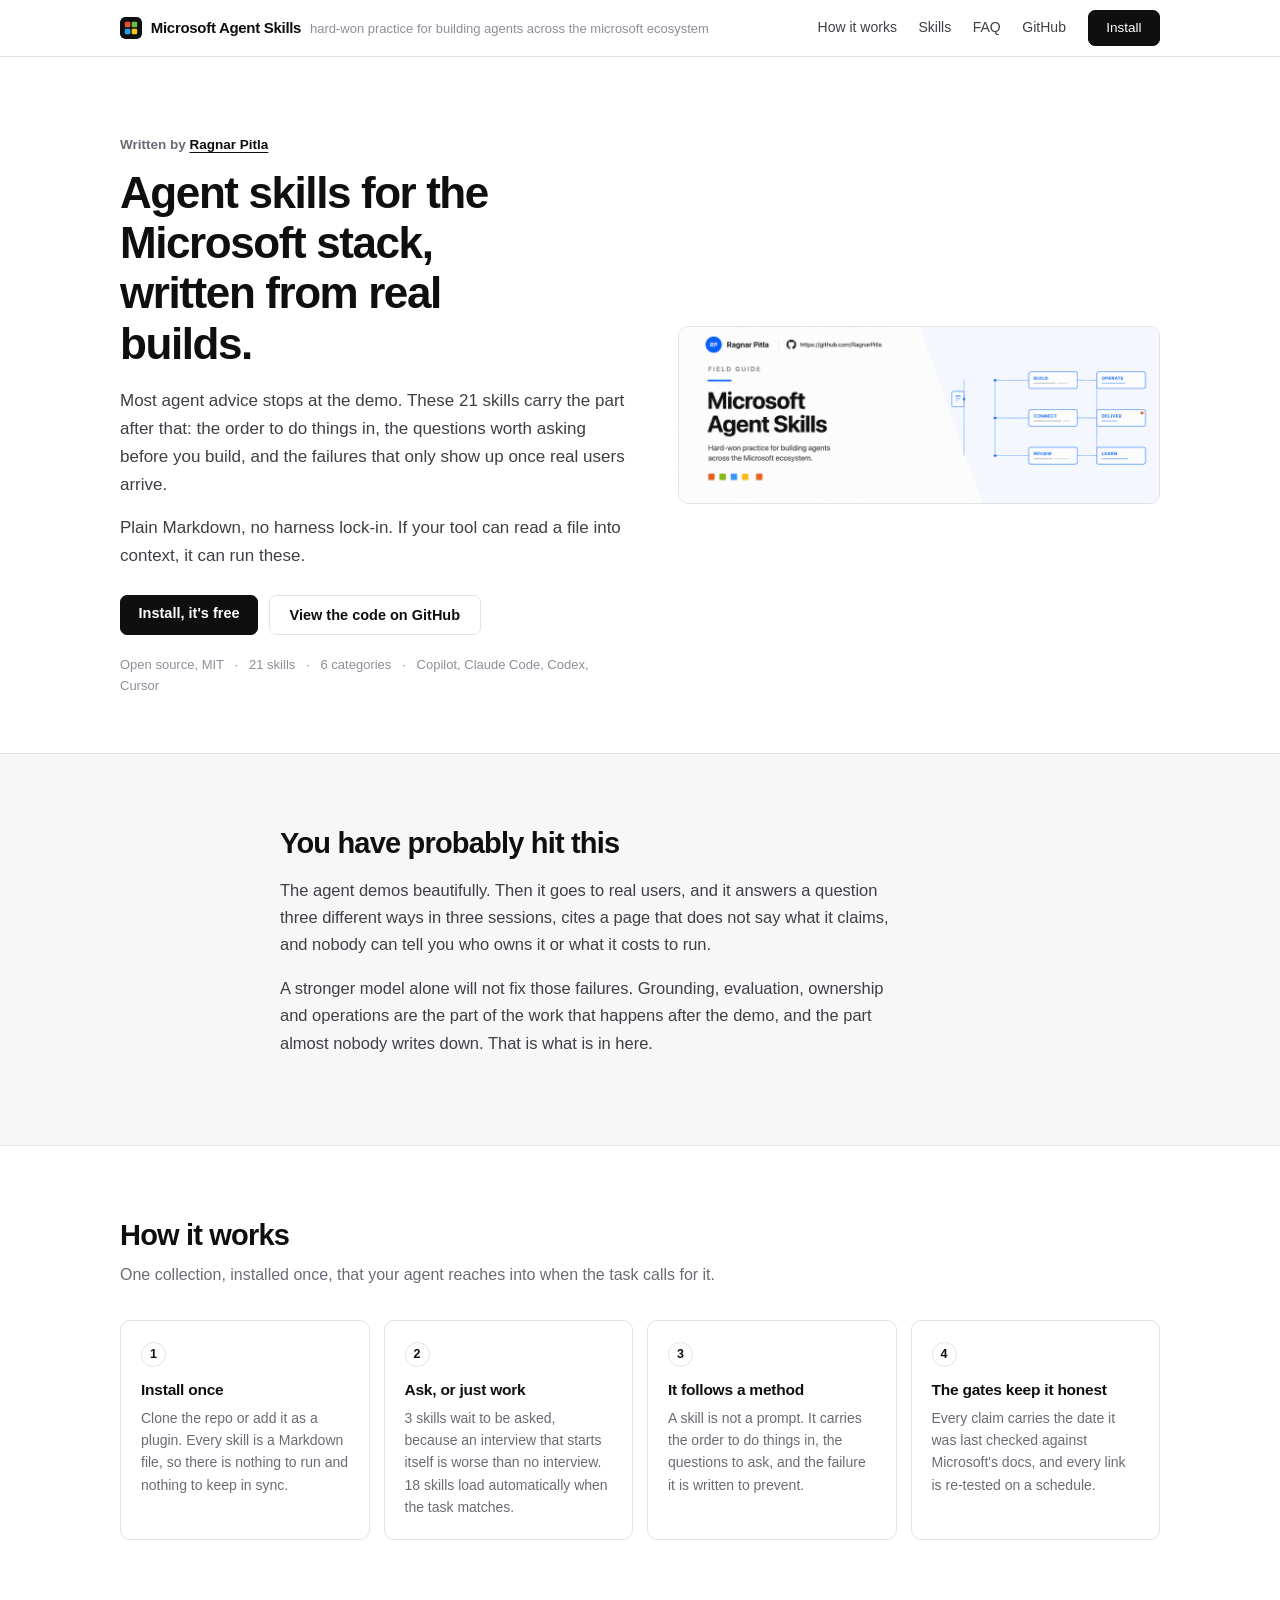
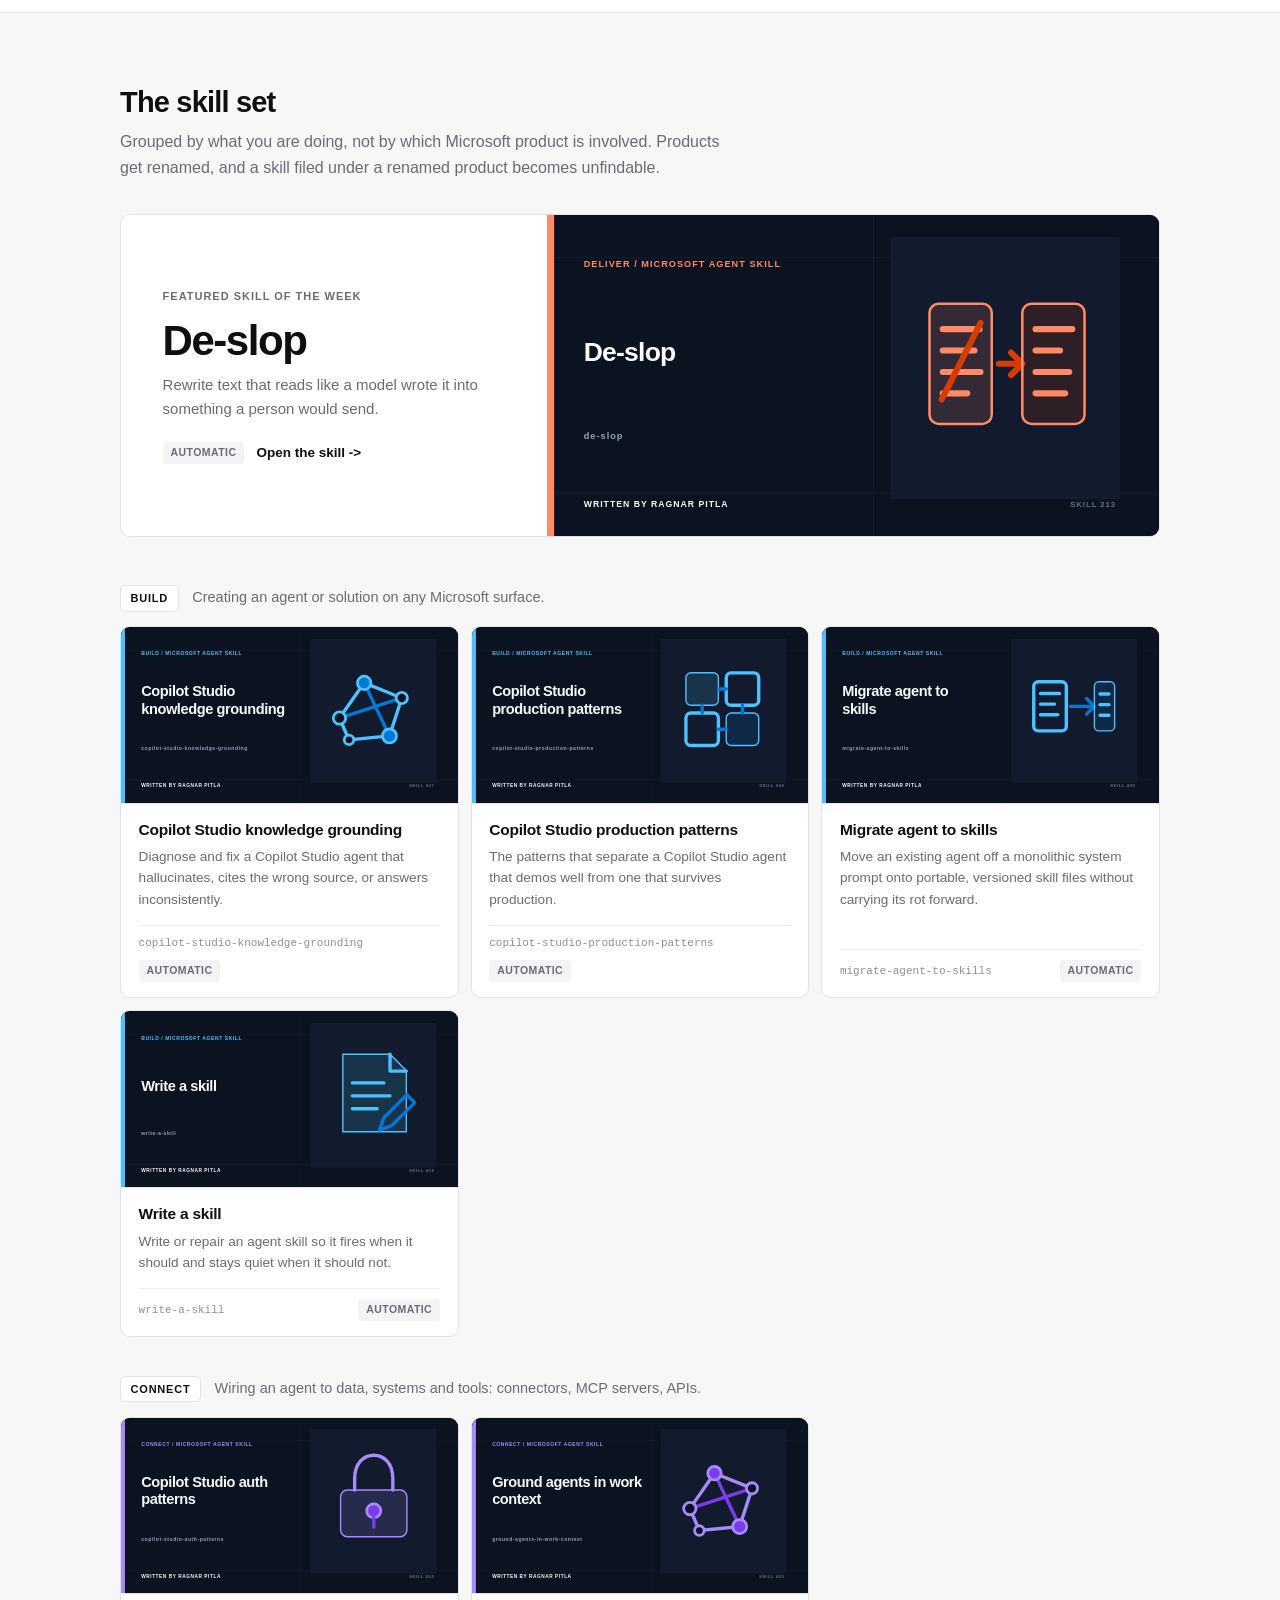
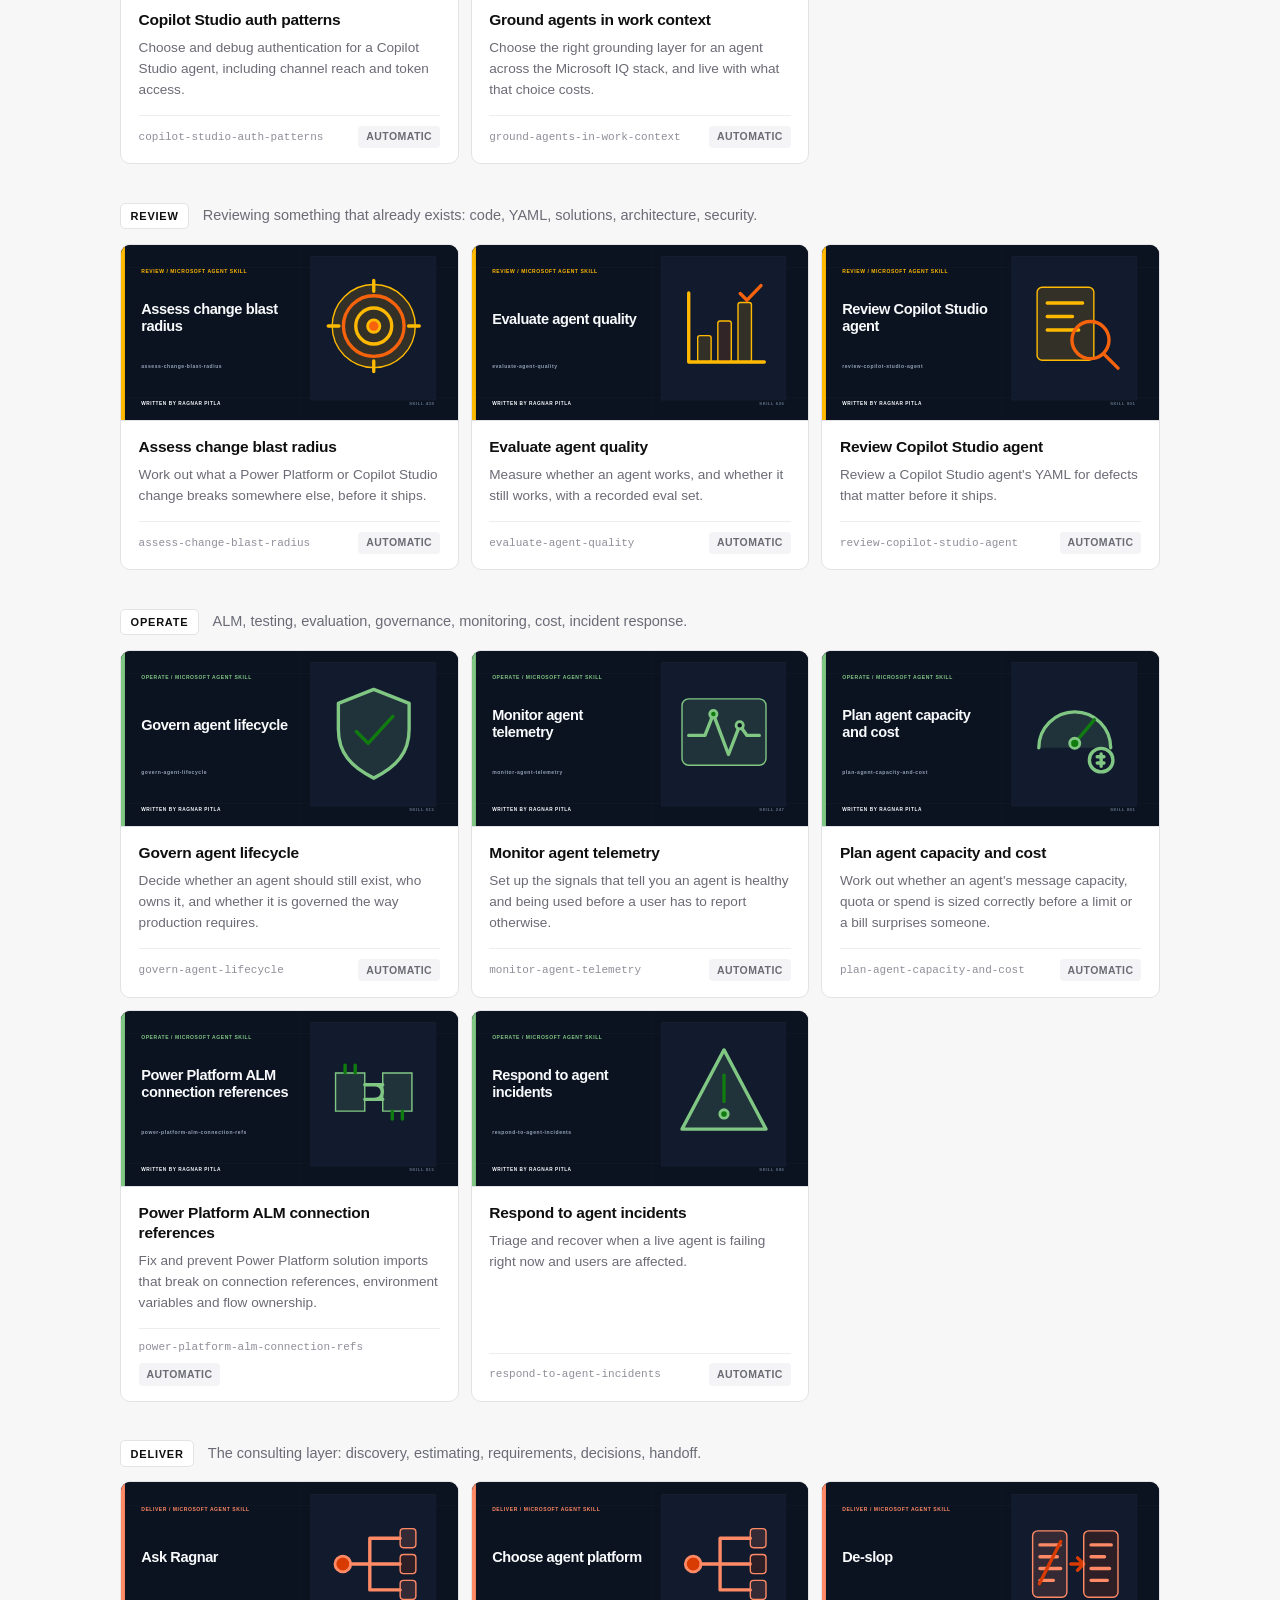
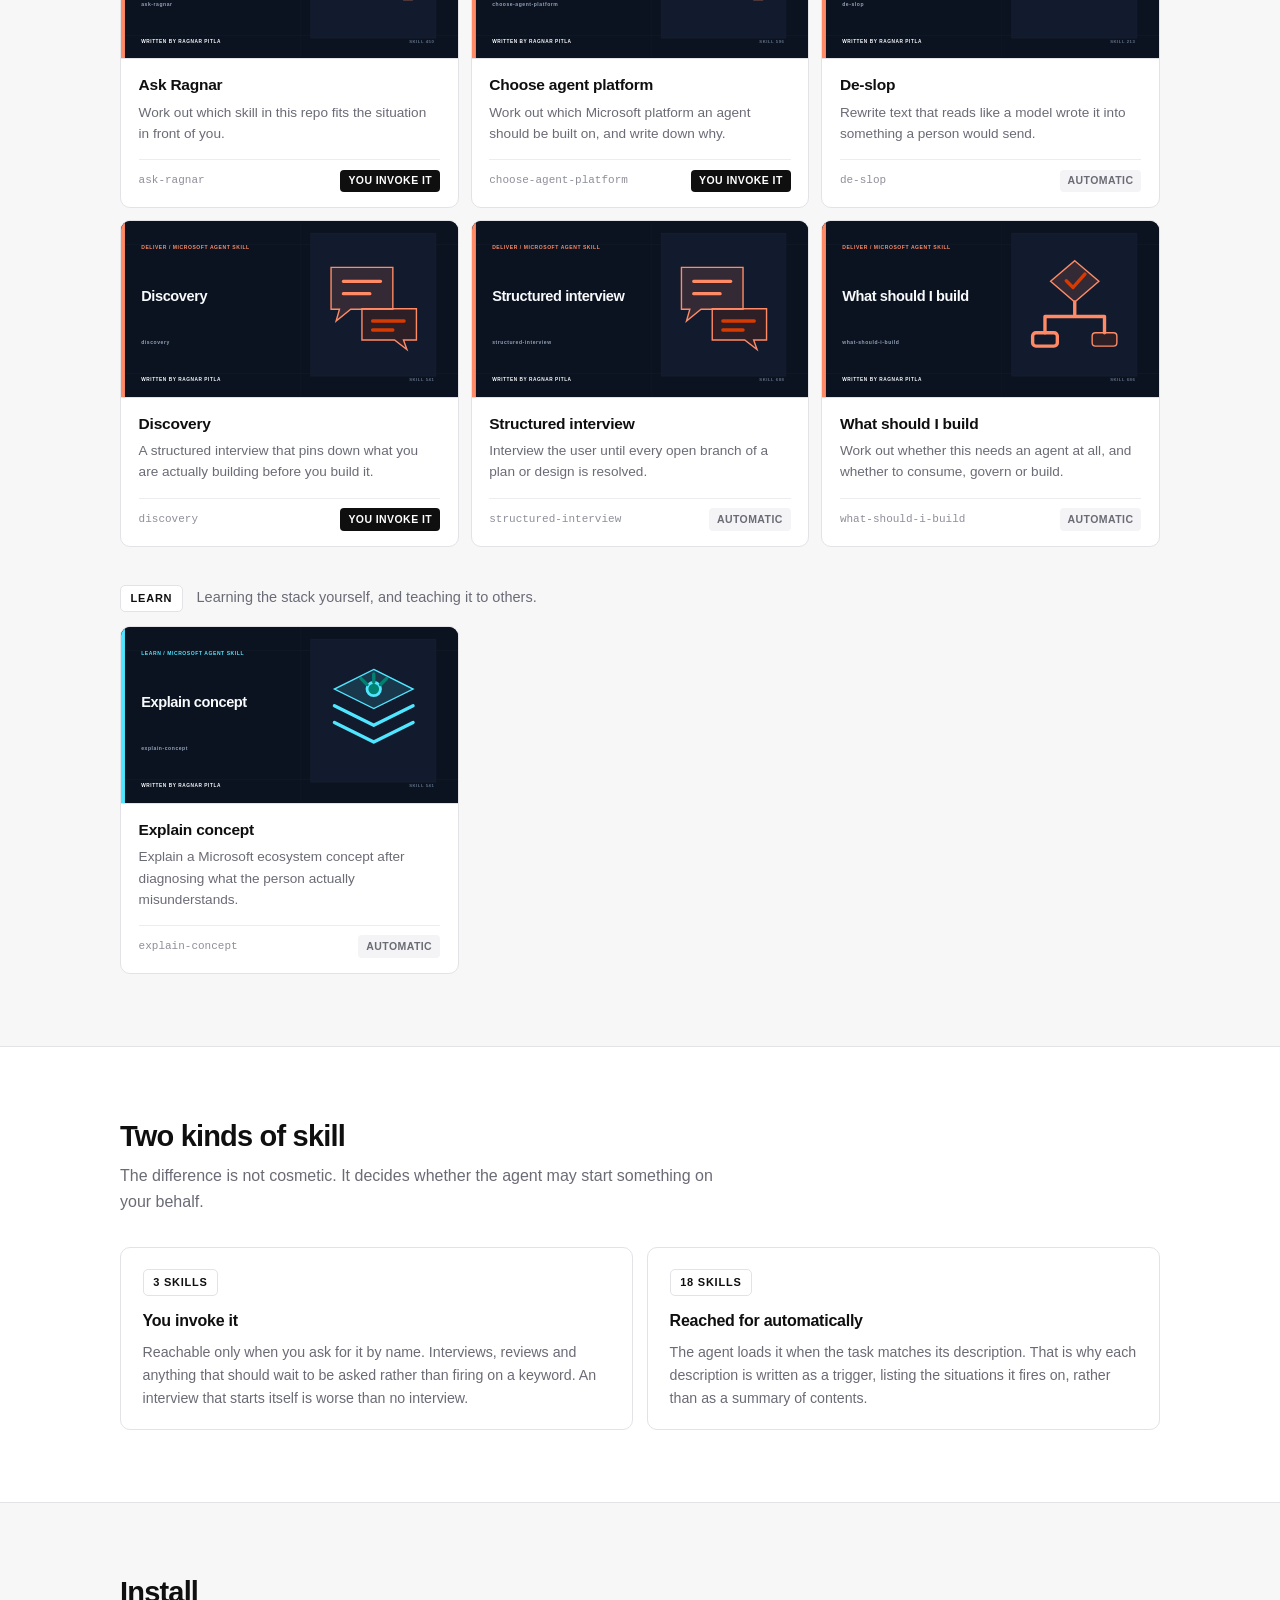
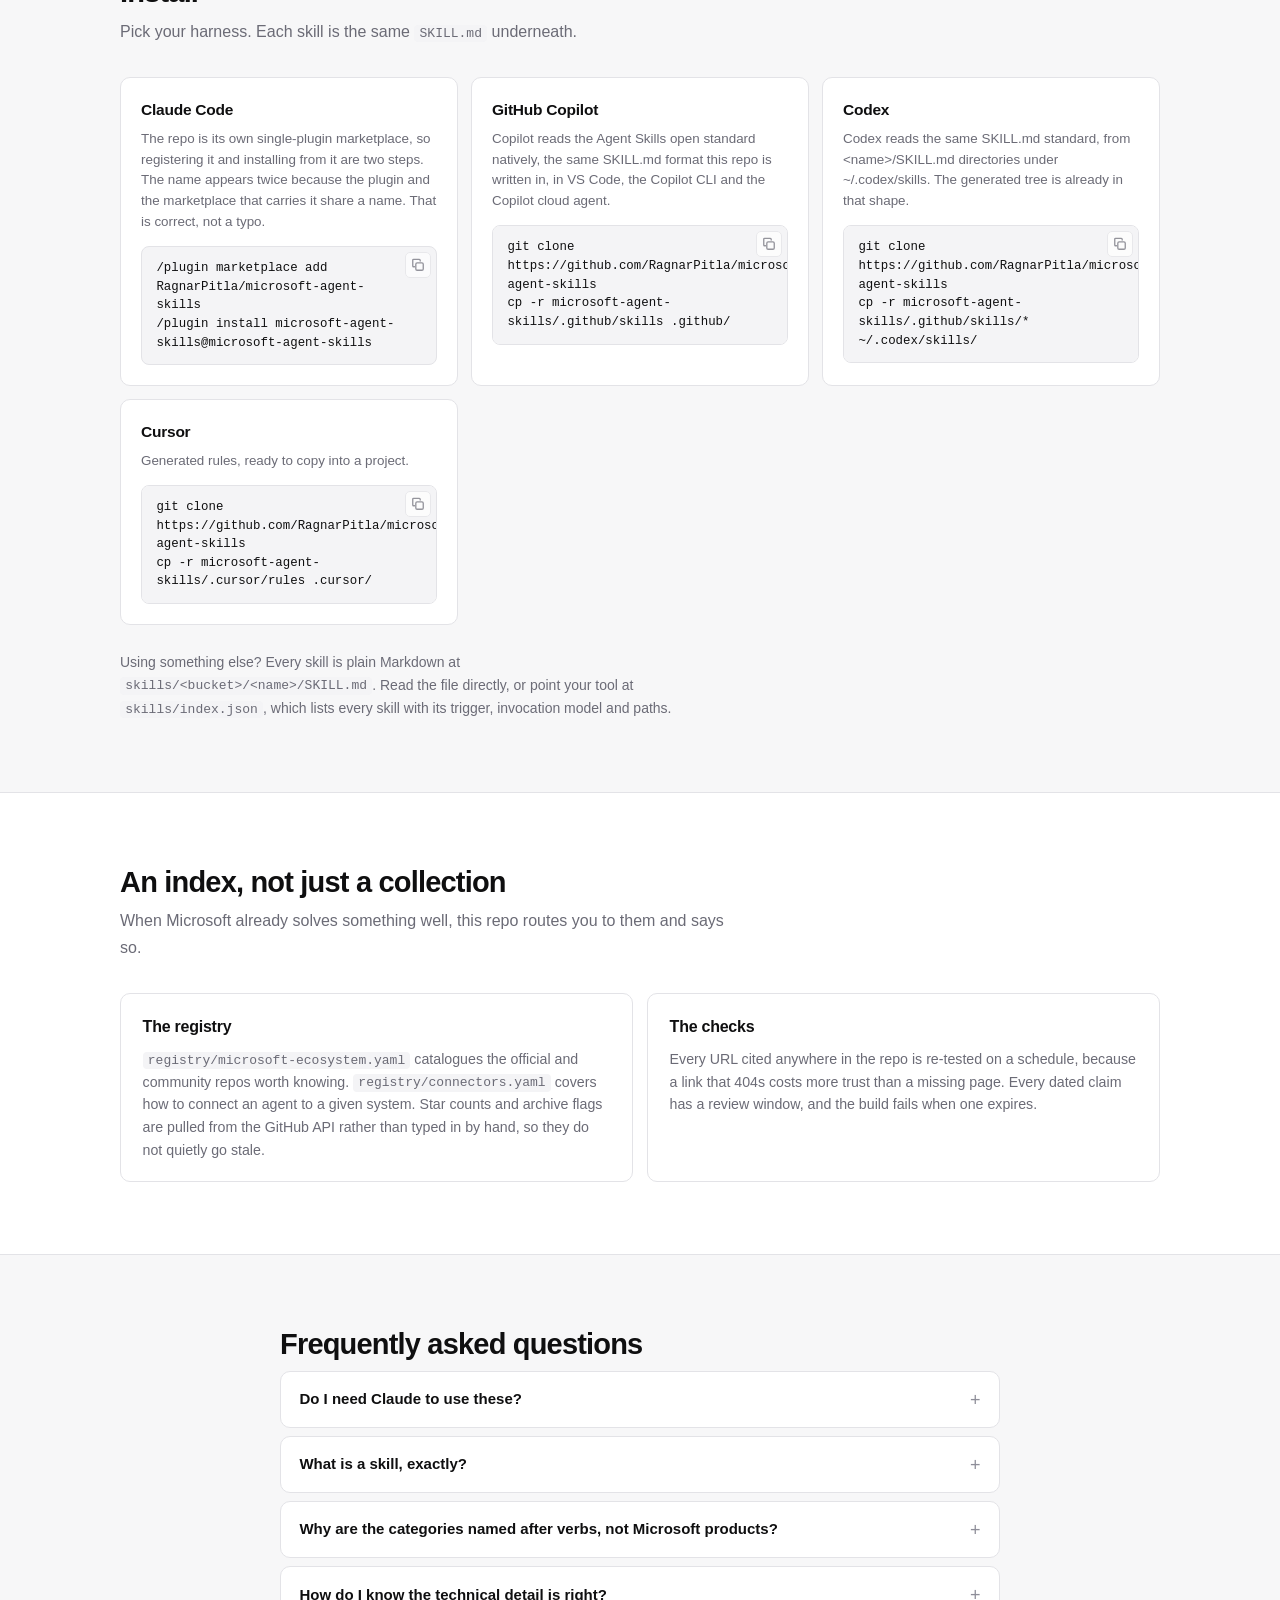
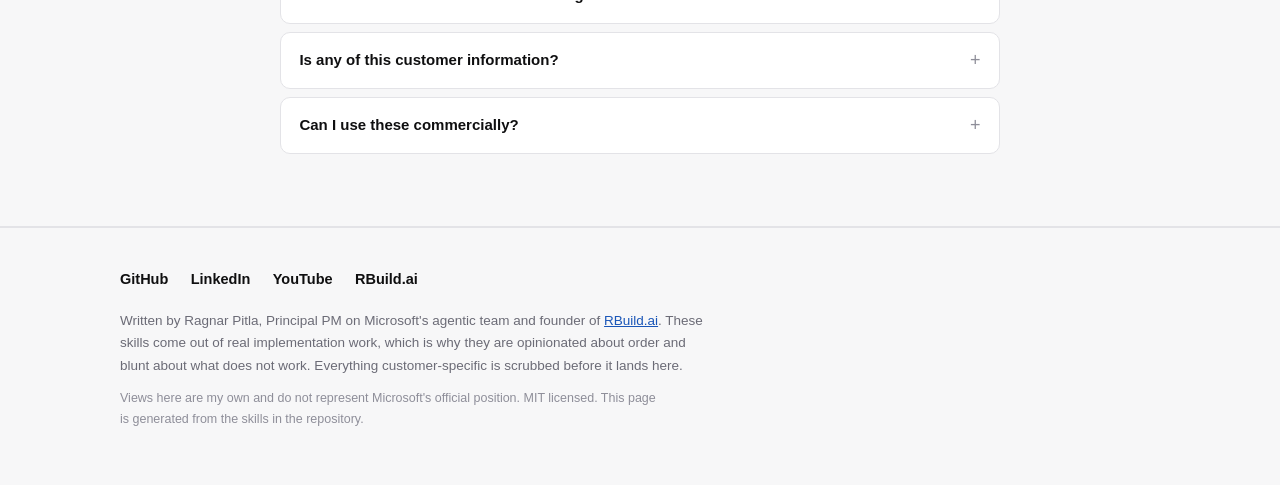
<file: docs/index.html>
<!doctype html>
<!-- Generated by scripts/build-site.mjs. Do not edit by hand; run `npm run build`. -->
<html lang="en">
<head>
<meta charset="utf-8">
<meta name="viewport" content="width=device-width,initial-scale=1">
<title>Microsoft Agent Skills - Hard-won practice for building agents across the Microsoft ecosystem.</title>
<meta name="description" content="Hard-won practice for building agents across the Microsoft ecosystem.">
<meta name="author" content="Ragnar Pitla">
<meta property="og:title" content="Microsoft Agent Skills">
<meta property="og:description" content="Hard-won practice for building agents across the Microsoft ecosystem.">
<meta property="og:image" content="https://github.com/RagnarPitla/microsoft-agent-skills/raw/main/docs/assets/readme-hero.png">
<meta name="twitter:card" content="summary_large_image">
<link rel="icon" href="assets/favicon.svg" type="image/svg+xml">
<link rel="stylesheet" href="assets/site.css">
</head>
<body>

<header class="nav">
  <div class="wrap nav-in">
    <a class="brand" href="./">
      <img src="assets/favicon.svg" alt="" width="22" height="22">
      <strong>Microsoft Agent Skills</strong>
      <span class="brand-note">hard-won practice for building agents across the microsoft ecosystem</span>
    </a>
    <nav class="nav-links">
      <a href="#how">How it works</a>
      <a href="#skills">Skills</a>
      <a href="#faq">FAQ</a>
      <a href="https://github.com/RagnarPitla/microsoft-agent-skills">GitHub</a>
      <a class="btn dark" href="#install">Install</a>
    </nav>
  </div>
</header>

<main>

  <section class="hero">
    <div class="wrap hero-in">
      <div class="hero-copy">
        <p class="byline">Written by <a href="https://www.linkedin.com/in/ragnarpitla">Ragnar Pitla</a></p>
        <h1>Agent skills for the Microsoft stack, written from real builds.</h1>
        <p class="lede">Most agent advice stops at the demo. These 21 skills carry the part after that: the order to do things in, the questions worth asking before you build, and the failures that only show up once real users arrive.</p>
        <p class="lede">Plain Markdown, no harness lock-in. If your tool can read a file into context, it can run these.</p>
        <div class="cta">
          <a class="btn dark" href="#install">Install, it's free</a>
          <a class="btn" href="https://github.com/RagnarPitla/microsoft-agent-skills">View the code on GitHub</a>
        </div>
        <p class="meta">Open source, MIT <span>&middot;</span> 21 skills <span>&middot;</span> 6 categories <span>&middot;</span> Copilot, Claude Code, Codex, Cursor</p>
      </div>
      <div class="hero-art">
        <img src="assets/readme-hero.png" alt="Microsoft Agent Skills by Ragnar Pitla - Hard-won practice for building agents across the Microsoft ecosystem.">
      </div>
    </div>
  </section>

  <section class="band">
    <div class="wrap narrow">
      <h2>You have probably hit this</h2>
      <p>The agent demos beautifully. Then it goes to real users, and it answers a question three different ways in three sessions, cites a page that does not say what it claims, and nobody can tell you who owns it or what it costs to run.</p>
      <p>A stronger model alone will not fix those failures. Grounding, evaluation, ownership and operations are the part of the work that happens after the demo, and the part almost nobody writes down. That is what is in here.</p>
    </div>
  </section>

  <section id="how">
    <div class="wrap">
      <h2>How it works</h2>
      <p class="sub">One collection, installed once, that your agent reaches into when the task calls for it.</p>
      <ol class="steps">
          <li>
            <span class="num">1</span>
            <h3>Install once</h3>
            <p>Clone the repo or add it as a plugin. Every skill is a Markdown file, so there is nothing to run and nothing to keep in sync.</p>
          </li>
          <li>
            <span class="num">2</span>
            <h3>Ask, or just work</h3>
            <p>3 skills wait to be asked, because an interview that starts itself is worse than no interview. 18 skills load automatically when the task matches.</p>
          </li>
          <li>
            <span class="num">3</span>
            <h3>It follows a method</h3>
            <p>A skill is not a prompt. It carries the order to do things in, the questions to ask, and the failure it is written to prevent.</p>
          </li>
          <li>
            <span class="num">4</span>
            <h3>The gates keep it honest</h3>
            <p>Every claim carries the date it was last checked against Microsoft's docs, and every link is re-tested on a schedule.</p>
          </li>
      </ol>
    </div>
  </section>

  <section id="skills" class="band">
    <div class="wrap">
      <h2>The skill set</h2>
      <p class="sub">Grouped by what you are doing, not by which Microsoft product is involved. Products get renamed, and a skill filed under a renamed product becomes unfindable.</p>
      <a class="featured-skill" href="deliver/de-slop.html">
        <span class="featured-copy">
          <span class="featured-kicker">Featured skill of the week</span>
          <span class="featured-title">De-slop</span>
          <span class="featured-description">Rewrite text that reads like a model wrote it into something a person would send.</span>
          <span class="featured-meta"><span class="badge auto">Automatic</span><span class="featured-action">Open the skill <span aria-hidden="true">-&gt;</span></span></span>
        </span>
        <span class="featured-art"><img src="assets/skills/de-slop.svg" alt="" width="1200" height="630"></span>
      </a>
      <div class="buckets">
        <div class="bucket" id="build">
          <div class="bucket-head">
            <span class="pill">build</span>
            <p>Creating an agent or solution on any Microsoft surface.</p>
          </div>
          <div class="skills">
          <a class="skill" href="build/copilot-studio-knowledge-grounding.html">
            <div class="skill-art"><img src="assets/skills/copilot-studio-knowledge-grounding.svg" alt="" width="1200" height="630" loading="lazy"></div>
            <div class="skill-body">
              <h3>Copilot Studio knowledge grounding</h3>
              <p>Diagnose and fix a Copilot Studio agent that hallucinates, cites the wrong source, or answers inconsistently.</p>
              <div class="skill-meta"><code>copilot-studio-knowledge-grounding</code><span class="badge auto">Automatic</span></div>
            </div>
          </a>
          <a class="skill" href="build/copilot-studio-production-patterns.html">
            <div class="skill-art"><img src="assets/skills/copilot-studio-production-patterns.svg" alt="" width="1200" height="630" loading="lazy"></div>
            <div class="skill-body">
              <h3>Copilot Studio production patterns</h3>
              <p>The patterns that separate a Copilot Studio agent that demos well from one that survives production.</p>
              <div class="skill-meta"><code>copilot-studio-production-patterns</code><span class="badge auto">Automatic</span></div>
            </div>
          </a>
          <a class="skill" href="build/migrate-agent-to-skills.html">
            <div class="skill-art"><img src="assets/skills/migrate-agent-to-skills.svg" alt="" width="1200" height="630" loading="lazy"></div>
            <div class="skill-body">
              <h3>Migrate agent to skills</h3>
              <p>Move an existing agent off a monolithic system prompt onto portable, versioned skill files without carrying its rot forward.</p>
              <div class="skill-meta"><code>migrate-agent-to-skills</code><span class="badge auto">Automatic</span></div>
            </div>
          </a>
          <a class="skill" href="build/write-a-skill.html">
            <div class="skill-art"><img src="assets/skills/write-a-skill.svg" alt="" width="1200" height="630" loading="lazy"></div>
            <div class="skill-body">
              <h3>Write a skill</h3>
              <p>Write or repair an agent skill so it fires when it should and stays quiet when it should not.</p>
              <div class="skill-meta"><code>write-a-skill</code><span class="badge auto">Automatic</span></div>
            </div>
          </a>
          </div>
        </div>

        <div class="bucket" id="connect">
          <div class="bucket-head">
            <span class="pill">connect</span>
            <p>Wiring an agent to data, systems and tools: connectors, MCP servers, APIs.</p>
          </div>
          <div class="skills">
          <a class="skill" href="connect/copilot-studio-auth-patterns.html">
            <div class="skill-art"><img src="assets/skills/copilot-studio-auth-patterns.svg" alt="" width="1200" height="630" loading="lazy"></div>
            <div class="skill-body">
              <h3>Copilot Studio auth patterns</h3>
              <p>Choose and debug authentication for a Copilot Studio agent, including channel reach and token access.</p>
              <div class="skill-meta"><code>copilot-studio-auth-patterns</code><span class="badge auto">Automatic</span></div>
            </div>
          </a>
          <a class="skill" href="connect/ground-agents-in-work-context.html">
            <div class="skill-art"><img src="assets/skills/ground-agents-in-work-context.svg" alt="" width="1200" height="630" loading="lazy"></div>
            <div class="skill-body">
              <h3>Ground agents in work context</h3>
              <p>Choose the right grounding layer for an agent across the Microsoft IQ stack, and live with what that choice costs.</p>
              <div class="skill-meta"><code>ground-agents-in-work-context</code><span class="badge auto">Automatic</span></div>
            </div>
          </a>
          </div>
        </div>

        <div class="bucket" id="review">
          <div class="bucket-head">
            <span class="pill">review</span>
            <p>Reviewing something that already exists: code, YAML, solutions, architecture, security.</p>
          </div>
          <div class="skills">
          <a class="skill" href="review/assess-change-blast-radius.html">
            <div class="skill-art"><img src="assets/skills/assess-change-blast-radius.svg" alt="" width="1200" height="630" loading="lazy"></div>
            <div class="skill-body">
              <h3>Assess change blast radius</h3>
              <p>Work out what a Power Platform or Copilot Studio change breaks somewhere else, before it ships.</p>
              <div class="skill-meta"><code>assess-change-blast-radius</code><span class="badge auto">Automatic</span></div>
            </div>
          </a>
          <a class="skill" href="review/evaluate-agent-quality.html">
            <div class="skill-art"><img src="assets/skills/evaluate-agent-quality.svg" alt="" width="1200" height="630" loading="lazy"></div>
            <div class="skill-body">
              <h3>Evaluate agent quality</h3>
              <p>Measure whether an agent works, and whether it still works, with a recorded eval set.</p>
              <div class="skill-meta"><code>evaluate-agent-quality</code><span class="badge auto">Automatic</span></div>
            </div>
          </a>
          <a class="skill" href="review/review-copilot-studio-agent.html">
            <div class="skill-art"><img src="assets/skills/review-copilot-studio-agent.svg" alt="" width="1200" height="630" loading="lazy"></div>
            <div class="skill-body">
              <h3>Review Copilot Studio agent</h3>
              <p>Review a Copilot Studio agent's YAML for defects that matter before it ships.</p>
              <div class="skill-meta"><code>review-copilot-studio-agent</code><span class="badge auto">Automatic</span></div>
            </div>
          </a>
          </div>
        </div>

        <div class="bucket" id="operate">
          <div class="bucket-head">
            <span class="pill">operate</span>
            <p>ALM, testing, evaluation, governance, monitoring, cost, incident response.</p>
          </div>
          <div class="skills">
          <a class="skill" href="operate/govern-agent-lifecycle.html">
            <div class="skill-art"><img src="assets/skills/govern-agent-lifecycle.svg" alt="" width="1200" height="630" loading="lazy"></div>
            <div class="skill-body">
              <h3>Govern agent lifecycle</h3>
              <p>Decide whether an agent should still exist, who owns it, and whether it is governed the way production requires.</p>
              <div class="skill-meta"><code>govern-agent-lifecycle</code><span class="badge auto">Automatic</span></div>
            </div>
          </a>
          <a class="skill" href="operate/monitor-agent-telemetry.html">
            <div class="skill-art"><img src="assets/skills/monitor-agent-telemetry.svg" alt="" width="1200" height="630" loading="lazy"></div>
            <div class="skill-body">
              <h3>Monitor agent telemetry</h3>
              <p>Set up the signals that tell you an agent is healthy and being used before a user has to report otherwise.</p>
              <div class="skill-meta"><code>monitor-agent-telemetry</code><span class="badge auto">Automatic</span></div>
            </div>
          </a>
          <a class="skill" href="operate/plan-agent-capacity-and-cost.html">
            <div class="skill-art"><img src="assets/skills/plan-agent-capacity-and-cost.svg" alt="" width="1200" height="630" loading="lazy"></div>
            <div class="skill-body">
              <h3>Plan agent capacity and cost</h3>
              <p>Work out whether an agent's message capacity, quota or spend is sized correctly before a limit or a bill surprises someone.</p>
              <div class="skill-meta"><code>plan-agent-capacity-and-cost</code><span class="badge auto">Automatic</span></div>
            </div>
          </a>
          <a class="skill" href="operate/power-platform-alm-connection-refs.html">
            <div class="skill-art"><img src="assets/skills/power-platform-alm-connection-refs.svg" alt="" width="1200" height="630" loading="lazy"></div>
            <div class="skill-body">
              <h3>Power Platform ALM connection references</h3>
              <p>Fix and prevent Power Platform solution imports that break on connection references, environment variables and flow ownership.</p>
              <div class="skill-meta"><code>power-platform-alm-connection-refs</code><span class="badge auto">Automatic</span></div>
            </div>
          </a>
          <a class="skill" href="operate/respond-to-agent-incidents.html">
            <div class="skill-art"><img src="assets/skills/respond-to-agent-incidents.svg" alt="" width="1200" height="630" loading="lazy"></div>
            <div class="skill-body">
              <h3>Respond to agent incidents</h3>
              <p>Triage and recover when a live agent is failing right now and users are affected.</p>
              <div class="skill-meta"><code>respond-to-agent-incidents</code><span class="badge auto">Automatic</span></div>
            </div>
          </a>
          </div>
        </div>

        <div class="bucket" id="deliver">
          <div class="bucket-head">
            <span class="pill">deliver</span>
            <p>The consulting layer: discovery, estimating, requirements, decisions, handoff.</p>
          </div>
          <div class="skills">
          <a class="skill" href="deliver/ask-ragnar.html">
            <div class="skill-art"><img src="assets/skills/ask-ragnar.svg" alt="" width="1200" height="630" loading="lazy"></div>
            <div class="skill-body">
              <h3>Ask Ragnar</h3>
              <p>Work out which skill in this repo fits the situation in front of you.</p>
              <div class="skill-meta"><code>ask-ragnar</code><span class="badge you">You invoke it</span></div>
            </div>
          </a>
          <a class="skill" href="deliver/choose-agent-platform.html">
            <div class="skill-art"><img src="assets/skills/choose-agent-platform.svg" alt="" width="1200" height="630" loading="lazy"></div>
            <div class="skill-body">
              <h3>Choose agent platform</h3>
              <p>Work out which Microsoft platform an agent should be built on, and write down why.</p>
              <div class="skill-meta"><code>choose-agent-platform</code><span class="badge you">You invoke it</span></div>
            </div>
          </a>
          <a class="skill" href="deliver/de-slop.html">
            <div class="skill-art"><img src="assets/skills/de-slop.svg" alt="" width="1200" height="630" loading="lazy"></div>
            <div class="skill-body">
              <h3>De-slop</h3>
              <p>Rewrite text that reads like a model wrote it into something a person would send.</p>
              <div class="skill-meta"><code>de-slop</code><span class="badge auto">Automatic</span></div>
            </div>
          </a>
          <a class="skill" href="deliver/discovery.html">
            <div class="skill-art"><img src="assets/skills/discovery.svg" alt="" width="1200" height="630" loading="lazy"></div>
            <div class="skill-body">
              <h3>Discovery</h3>
              <p>A structured interview that pins down what you are actually building before you build it.</p>
              <div class="skill-meta"><code>discovery</code><span class="badge you">You invoke it</span></div>
            </div>
          </a>
          <a class="skill" href="deliver/structured-interview.html">
            <div class="skill-art"><img src="assets/skills/structured-interview.svg" alt="" width="1200" height="630" loading="lazy"></div>
            <div class="skill-body">
              <h3>Structured interview</h3>
              <p>Interview the user until every open branch of a plan or design is resolved.</p>
              <div class="skill-meta"><code>structured-interview</code><span class="badge auto">Automatic</span></div>
            </div>
          </a>
          <a class="skill" href="deliver/what-should-i-build.html">
            <div class="skill-art"><img src="assets/skills/what-should-i-build.svg" alt="" width="1200" height="630" loading="lazy"></div>
            <div class="skill-body">
              <h3>What should I build</h3>
              <p>Work out whether this needs an agent at all, and whether to consume, govern or build.</p>
              <div class="skill-meta"><code>what-should-i-build</code><span class="badge auto">Automatic</span></div>
            </div>
          </a>
          </div>
        </div>

        <div class="bucket" id="learn">
          <div class="bucket-head">
            <span class="pill">learn</span>
            <p>Learning the stack yourself, and teaching it to others.</p>
          </div>
          <div class="skills">
          <a class="skill" href="learn/explain-concept.html">
            <div class="skill-art"><img src="assets/skills/explain-concept.svg" alt="" width="1200" height="630" loading="lazy"></div>
            <div class="skill-body">
              <h3>Explain concept</h3>
              <p>Explain a Microsoft ecosystem concept after diagnosing what the person actually misunderstands.</p>
              <div class="skill-meta"><code>explain-concept</code><span class="badge auto">Automatic</span></div>
            </div>
          </a>
          </div>
        </div>
      </div>
    </div>
  </section>

  <section id="invocation">
    <div class="wrap">
      <h2>Two kinds of skill</h2>
      <p class="sub">The difference is not cosmetic. It decides whether the agent may start something on your behalf.</p>
      <div class="two">
        <div>
          <span class="pill">3 skills</span>
          <h3>You invoke it</h3>
          <p>Reachable only when you ask for it by name. Interviews, reviews and anything that should wait to be asked rather than firing on a keyword. An interview that starts itself is worse than no interview.</p>
        </div>
        <div>
          <span class="pill">18 skills</span>
          <h3>Reached for automatically</h3>
          <p>The agent loads it when the task matches its description. That is why each description is written as a trigger, listing the situations it fires on, rather than as a summary of contents.</p>
        </div>
      </div>
    </div>
  </section>

  <section id="install" class="band">
    <div class="wrap">
      <h2>Install</h2>
      <p class="sub">Pick your harness. Each skill is the same <code>SKILL.md</code> underneath.</p>
      <div class="installs">
          <article class="install">
            <h3>Claude Code</h3>
            <p>The repo is its own single-plugin marketplace, so registering it and installing from it are two steps. The name appears twice because the plugin and the marketplace that carries it share a name. That is correct, not a typo.</p>
            <pre><code>/plugin marketplace add RagnarPitla/microsoft-agent-skills
/plugin install microsoft-agent-skills@microsoft-agent-skills</code></pre>
          </article>
          <article class="install">
            <h3>GitHub Copilot</h3>
            <p>Copilot reads the Agent Skills open standard natively, the same SKILL.md format this repo is written in, in VS Code, the Copilot CLI and the Copilot cloud agent.</p>
            <pre><code>git clone https://github.com/RagnarPitla/microsoft-agent-skills
cp -r microsoft-agent-skills/.github/skills .github/</code></pre>
          </article>
          <article class="install">
            <h3>Codex</h3>
            <p>Codex reads the same SKILL.md standard, from &lt;name&gt;/SKILL.md directories under ~/.codex/skills. The generated tree is already in that shape.</p>
            <pre><code>git clone https://github.com/RagnarPitla/microsoft-agent-skills
cp -r microsoft-agent-skills/.github/skills/* ~/.codex/skills/</code></pre>
          </article>
          <article class="install">
            <h3>Cursor</h3>
            <p>Generated rules, ready to copy into a project.</p>
            <pre><code>git clone https://github.com/RagnarPitla/microsoft-agent-skills
cp -r microsoft-agent-skills/.cursor/rules .cursor/</code></pre>
          </article>
      </div>
      <p class="note">Using something else? Every skill is plain Markdown at <code>skills/&lt;bucket&gt;/&lt;name&gt;/SKILL.md</code>. Read the file directly, or point your tool at <code>skills/index.json</code>, which lists every skill with its trigger, invocation model and paths.</p>
    </div>
  </section>

  <section id="honest">
    <div class="wrap">
      <h2>An index, not just a collection</h2>
      <p class="sub">When Microsoft already solves something well, this repo routes you to them and says so.</p>
      <div class="two">
        <div>
          <h3>The registry</h3>
          <p><code>registry/microsoft-ecosystem.yaml</code> catalogues the official and community repos worth knowing. <code>registry/connectors.yaml</code> covers how to connect an agent to a given system. Star counts and archive flags are pulled from the GitHub API rather than typed in by hand, so they do not quietly go stale.</p>
        </div>
        <div>
          <h3>The checks</h3>
          <p>Every URL cited anywhere in the repo is re-tested on a schedule, because a link that 404s costs more trust than a missing page. Every dated claim has a review window, and the build fails when one expires.</p>
        </div>
      </div>
    </div>
  </section>

  <section id="faq" class="band">
    <div class="wrap narrow">
      <h2>Frequently asked questions</h2>
      <div class="faq">
          <details>
            <summary>Do I need Claude to use these?</summary>
            <p>No. GitHub Copilot is the primary target, and Codex and Cursor are peers rather than afterthoughts. Every skill is plain Markdown with no harness-specific assumptions, so any tool that can read a file into context can run them.</p>
          </details>
          <details>
            <summary>What is a skill, exactly?</summary>
            <p>A Markdown file with front matter, holding the method for one job: what to ask, what order to do it in, and what goes wrong if you skip a step. It is closer to a checklist written by someone who has done the work than to a prompt.</p>
          </details>
          <details>
            <summary>Why are the categories named after verbs, not Microsoft products?</summary>
            <p>Because Microsoft renames its products constantly. A folder called copilot-studio would be wrong within a year, and a skill filed under a renamed product becomes unfindable. Products appear inside a skill, never as the top-level taxonomy.</p>
          </details>
          <details>
            <summary>How do I know the technical detail is right?</summary>
            <p>Every skill records the date its claims were last read against Microsoft's documentation, and one line on where the knowledge came from. Perishable claims carry their own review date and the build fails when one goes stale. Where something could not be verified, the skill says so instead of guessing.</p>
          </details>
          <details>
            <summary>Is any of this customer information?</summary>
            <p>No. Nothing here names a customer, carries data from a customer tenant, or describes anything Microsoft has not announced publicly. Worked examples use invented companies and synthetic data, and a scrub gate runs before anything is published.</p>
          </details>
          <details>
            <summary>Can I use these commercially?</summary>
            <p>Yes. MIT licensed. Fork it, copy one skill out of it, or rewrite them for your own stack.</p>
          </details>
      </div>
    </div>
  </section>

</main>

<footer class="foot">
  <div class="wrap">
    <div class="foot-links">
        <a href="https://github.com/RagnarPitla">GitHub</a>
        <a href="https://www.linkedin.com/in/ragnarpitla">LinkedIn</a>
        <a href="https://www.youtube.com/@RagnarPitla">YouTube</a>
        <a href="https://rbuild.ai">RBuild.ai</a>
    </div>
    <p>Written by Ragnar Pitla, Principal PM on Microsoft's agentic team and founder of <a href="https://rbuild.ai">RBuild.ai</a>. These skills come out of real implementation work, which is why they are opinionated about order and blunt about what does not work. Everything customer-specific is scrubbed before it lands here.</p>
    <p class="fine">Views here are my own and do not represent Microsoft's official position. MIT licensed. This page is generated from the skills in the repository.</p>
  </div>
</footer>

<script src="assets/copy.js" defer></script>

</body>
</html>
</file>
<file: docs/assets/site.css>
/* Site styles for the published pages.
   Hand-maintained. Shared by the generated landing page (docs/index.html) and
   by every Markdown page rendered through _layouts/default.html, so a skill
   page and the front page read as one site. */

:root {
  color-scheme: light;
  --ink: #0f0f10;
  --ink-soft: #3f3f46;
  --muted: #6b6b76;
  --faint: #8e8e99;
  --line: #e3e3e7;
  --line-soft: #ededf0;
  --bg: #ffffff;
  --band: #f7f7f8;
  --card: #ffffff;
  --code-bg: #f4f4f6;
  --accent: #0f0f10;
  --link: #1a56b8;
  --radius: 10px;
  --wrap: 1120px;
}

* { box-sizing: border-box; }

html { scroll-behavior: smooth; }

body {
  margin: 0;
  background: var(--bg);
  color: var(--ink);
  font: 16px/1.65 -apple-system, "Segoe UI", Inter, Aptos, Roboto, Helvetica, Arial, sans-serif;
  -webkit-font-smoothing: antialiased;
}

a { color: var(--link); }

a:focus-visible,
button:focus-visible,
summary:focus-visible {
  outline: 3px solid var(--link);
  outline-offset: 3px;
}

code {
  font: 13px/1.5 ui-monospace, "SF Mono", Menlo, Consolas, monospace;
  background: var(--code-bg);
  border-radius: 4px;
  padding: .1em .4em;
}

pre {
  margin: 0;
  background: var(--code-bg);
  border: 1px solid var(--line);
  border-radius: 8px;
  padding: .75rem .9rem;
  overflow-x: auto;
}

/* Copy buttons are injected by assets/copy.js, which wraps every pre in .snip. */
.snip { position: relative; }

.snip .copy {
  position: absolute;
  top: 6px;
  right: 6px;
  display: inline-flex;
  align-items: center;
  justify-content: center;
  width: 26px;
  height: 26px;
  padding: 0;
  border: 1px solid var(--line);
  border-radius: 5px;
  background: var(--bg);
  color: var(--muted);
  cursor: pointer;
  opacity: .7;
  transition: opacity .12s, color .12s, border-color .12s;
}

.snip .copy svg { width: 14px; height: 14px; display: block; }
.snip:hover .copy,
.snip .copy:focus-visible { opacity: 1; }
.snip .copy:hover { color: var(--ink); border-color: var(--muted); }
.snip .copy.done { opacity: 1; color: var(--ink); border-color: var(--muted); }

/* Touch devices have no hover, so the button has to be legible from the start. */
@media (hover: none) {
  .snip .copy { opacity: 1; }
}

.snip pre { padding-right: 2.6rem; }

pre code {
  background: none;
  padding: 0;
  font-size: 12.4px;
  /* Wrap at spaces so a command reads without scrolling, but never mid-token:
     a URL broken in half looks like two arguments. Long tokens overflow into
     the pre's horizontal scroll instead. */
  white-space: pre-wrap;
  display: block;
}

.wrap { max-width: var(--wrap); margin: 0 auto; padding: 0 clamp(1.15rem, 4vw, 2.5rem); }
.wrap.narrow { max-width: 800px; }

/* --------------------------------------------------------------------- nav */

.nav {
  position: sticky;
  top: 0;
  z-index: 30;
  background: color-mix(in srgb, var(--bg) 88%, transparent);
  backdrop-filter: blur(10px);
  -webkit-backdrop-filter: blur(10px);
  border-bottom: 1px solid var(--line);
}

.nav-in { display: flex; align-items: center; justify-content: space-between; gap: 1rem; height: 56px; }

.brand { display: flex; align-items: baseline; gap: .55rem; text-decoration: none; color: var(--ink); min-width: 0; }
.brand img { align-self: center; border-radius: 5px; flex: none; }
.brand strong { font-size: 15px; font-weight: 800; letter-spacing: -.02em; white-space: nowrap; }

.brand-note {
  color: var(--faint);
  font-size: 13px;
  white-space: nowrap;
  overflow: hidden;
  text-overflow: ellipsis;
}

.nav-links { display: flex; align-items: center; gap: 1.35rem; }
.nav-links a { color: var(--ink-soft); text-decoration: none; font-size: 14px; font-weight: 500; white-space: nowrap; }
.nav-links a:hover { color: var(--ink); }

/* ----------------------------------------------------------------- buttons */

.btn {
  display: inline-block;
  padding: .6rem 1.25rem;
  border-radius: 7px;
  border: 1px solid var(--line);
  background: var(--bg);
  color: var(--ink);
  text-decoration: none;
  font-weight: 600;
  font-size: 14.5px;
  line-height: 1.3;
  transition: border-color .15s, background .15s, opacity .15s;
}

.btn:hover { border-color: var(--muted); }

.btn.dark {
  background: var(--accent);
  border-color: var(--accent);
  color: var(--bg);
  padding: .5rem 1.1rem;
}

.btn.dark:hover { opacity: .85; }
.nav-links .btn.dark { font-size: 13.5px; }

/* -------------------------------------------------------------------- hero */

.hero { padding: clamp(2.75rem, 6vw, 5rem) 0 clamp(2.25rem, 5vw, 3.5rem); }

.hero-in { display: grid; grid-template-columns: minmax(0, 1.05fr) minmax(0, 1fr); gap: clamp(1.75rem, 4vw, 3.5rem); align-items: center; }

.hero h1 {
  margin: 0 0 1.15rem;
  font-size: clamp(30px, 4.4vw, 44px);
  font-weight: 800;
  letter-spacing: -.032em;
  line-height: 1.14;
  max-width: 17ch;
}

.byline {
  margin: 0 0 .75rem;
  color: var(--muted);
  font-size: 13.5px;
  font-weight: 650;
}

.byline a { color: var(--ink); text-underline-offset: 3px; }

.hero .lede { margin: 0 0 .9rem; font-size: clamp(15.5px, 1.6vw, 17px); color: var(--ink-soft); max-width: 56ch; }

.cta { display: flex; gap: .65rem; flex-wrap: wrap; margin: 1.6rem 0 0; }

.meta { margin: 1.15rem 0 0; font-size: 13px; color: var(--faint); }
.meta span { margin: 0 .45rem; }

.hero-art img {
  width: 100%;
  height: auto;
  display: block;
  border: 1px solid var(--line);
  border-radius: var(--radius);
}

/* ---------------------------------------------------------------- sections */

section { padding: clamp(2.75rem, 6vw, 4.5rem) 0; }
.hero { padding-top: clamp(2.75rem, 6vw, 5rem); }
.band { background: var(--band); border-top: 1px solid var(--line); border-bottom: 1px solid var(--line); }

section h2 {
  margin: 0 0 .55rem;
  font-size: clamp(22px, 2.8vw, 29px);
  font-weight: 800;
  letter-spacing: -.028em;
  line-height: 1.2;
}

section .sub { margin: 0 0 2rem; color: var(--muted); font-size: 16px; max-width: 68ch; }
.band .wrap.narrow p { color: var(--ink-soft); max-width: 68ch; font-size: 16.5px; }
.note { margin: 1.6rem 0 0; font-size: 14px; color: var(--muted); max-width: 76ch; }

/* ------------------------------------------------------------------- steps */

.steps { list-style: none; display: grid; grid-template-columns: repeat(auto-fit, minmax(230px, 1fr)); gap: 14px; margin: 0; padding: 0; }

.steps li { background: var(--card); border: 1px solid var(--line); border-radius: var(--radius); padding: 1.2rem 1.25rem 1.3rem; }

.num {
  display: inline-flex;
  align-items: center;
  justify-content: center;
  width: 25px; height: 25px;
  margin-bottom: .8rem;
  border: 1px solid var(--line);
  border-radius: 50%;
  font-size: 12.5px;
  font-weight: 700;
  color: var(--ink);
}

.steps h3 { margin: 0 0 .4rem; font-size: 15.5px; font-weight: 700; letter-spacing: -.015em; line-height: 1.3; }
.steps p { margin: 0; font-size: 14px; color: var(--muted); line-height: 1.6; }

/* ------------------------------------------------------------------ skills */

.featured-skill {
  display: grid;
  grid-template-columns: minmax(0, .82fr) minmax(0, 1.18fr);
  min-height: 300px;
  margin: 0 0 clamp(2rem, 4vw, 3rem);
  overflow: hidden;
  border: 1px solid var(--line);
  border-radius: var(--radius);
  background: var(--card);
  color: inherit;
  text-decoration: none;
  transition: border-color .15s, transform .15s;
}

.featured-skill:hover { border-color: var(--muted); transform: translateY(-2px); }

.featured-copy {
  display: flex;
  flex-direction: column;
  justify-content: center;
  padding: clamp(1.4rem, 3.5vw, 2.6rem);
}

.featured-kicker {
  display: block;
  margin-bottom: .8rem;
  color: var(--muted);
  font-size: 11px;
  font-weight: 800;
  letter-spacing: .09em;
  text-transform: uppercase;
}

.featured-title {
  display: block;
  margin-bottom: .6rem;
  color: var(--ink);
  font-size: clamp(27px, 3.4vw, 42px);
  font-weight: 800;
  letter-spacing: -.035em;
  line-height: 1.08;
}

.featured-description {
  display: block;
  color: var(--muted);
  font-size: 15px;
  line-height: 1.6;
}

.featured-meta {
  display: flex;
  align-items: center;
  gap: .75rem;
  flex-wrap: wrap;
  margin-top: 1.3rem;
}

.featured-action { color: var(--ink); font-size: 13.5px; font-weight: 700; }

.featured-art {
  display: block;
  min-height: 100%;
  overflow: hidden;
  background: #0b1220;
}

.featured-art img { display: block; width: 100%; height: 100%; object-fit: cover; }

.buckets { display: flex; flex-direction: column; gap: clamp(1.75rem, 3vw, 2.5rem); }
.bucket { scroll-margin-top: 72px; }
.bucket-head { display: flex; align-items: baseline; gap: .85rem; flex-wrap: wrap; margin-bottom: .9rem; }
.bucket-head p { margin: 0; color: var(--muted); font-size: 14.5px; }

.pill {
  display: inline-block;
  padding: .2rem .6rem;
  border: 1px solid var(--line);
  border-radius: 5px;
  background: var(--bg);
  font-size: 11px;
  font-weight: 800;
  letter-spacing: .07em;
  text-transform: uppercase;
  color: var(--ink);
}

.skills { display: grid; grid-template-columns: repeat(auto-fill, minmax(270px, 1fr)); gap: 12px; }

.skill {
  display: flex;
  flex-direction: column;
  overflow: hidden;
  text-decoration: none;
  color: inherit;
  background: var(--card);
  border: 1px solid var(--line);
  border-radius: var(--radius);
  transition: border-color .15s, transform .15s;
}

.skill:hover { border-color: var(--muted); transform: translateY(-2px); }
.skill-art { display: block; aspect-ratio: 1200 / 630; overflow: hidden; background: #0b1220; border-bottom: 1px solid var(--line); }
.skill-art img { display: block; width: 100%; height: 100%; object-fit: cover; transition: transform .2s; }
.skill:hover .skill-art img { transform: scale(1.015); }
.skill-body { display: flex; flex-direction: column; flex: 1; padding: 1rem 1.1rem .95rem; }
.skill h3 { margin: 0 0 .4rem; font-size: 15.5px; font-weight: 700; letter-spacing: -.015em; line-height: 1.3; }
.skill p { margin: 0 0 .95rem; font-size: 13.6px; color: var(--muted); line-height: 1.55; flex: 1; }

.skill-meta { display: flex; align-items: center; justify-content: space-between; gap: .5rem; flex-wrap: wrap; border-top: 1px solid var(--line-soft); padding-top: .6rem; }
.skill-meta code { font-size: 11px; background: none; padding: 0; color: var(--faint); }

.badge { font-size: 10.5px; font-weight: 800; letter-spacing: .04em; padding: .16rem .5rem; border-radius: 4px; white-space: nowrap; text-transform: uppercase; }
.badge.you { background: var(--accent); color: var(--bg); }
.badge.auto { background: var(--code-bg); color: var(--muted); }

/* ------------------------------------------------------------------- two-up */

.two { display: grid; grid-template-columns: repeat(auto-fit, minmax(280px, 1fr)); gap: 14px; }
.two > div { background: var(--card); border: 1px solid var(--line); border-radius: var(--radius); padding: 1.25rem 1.35rem; }
.two .pill { margin-bottom: .75rem; }
.two h3 { margin: 0 0 .45rem; font-size: 16px; font-weight: 700; letter-spacing: -.015em; }
.two p { margin: 0; color: var(--muted); font-size: 14.2px; line-height: 1.6; }

/* ----------------------------------------------------------------- install */

.installs { display: grid; grid-template-columns: repeat(auto-fit, minmax(270px, 1fr)); gap: 13px; }
.install { background: var(--card); border: 1px solid var(--line); border-radius: var(--radius); padding: 1.15rem 1.25rem 1.25rem; }
.install h3 { margin: 0 0 .4rem; font-size: 15.5px; font-weight: 700; letter-spacing: -.015em; }
.install p { margin: 0 0 .85rem; font-size: 13.4px; color: var(--muted); line-height: 1.55; }

/* --------------------------------------------------------------------- faq */

.faq { display: flex; flex-direction: column; gap: 8px; }

.faq details { background: var(--card); border: 1px solid var(--line); border-radius: var(--radius); }
.faq summary { cursor: pointer; list-style: none; padding: .95rem 1.15rem; font-size: 15px; font-weight: 600; display: flex; justify-content: space-between; gap: 1rem; align-items: center; }
.faq summary::-webkit-details-marker { display: none; }
.faq summary::after { content: "+"; color: var(--faint); font-weight: 400; font-size: 18px; line-height: 1; }
.faq details[open] summary::after { content: "\2212"; }
.faq p { margin: 0; padding: 0 1.15rem 1.1rem; color: var(--muted); font-size: 14.5px; line-height: 1.65; }

/* -------------------------------------------------------------- doc pages */

.doc { padding: clamp(2rem, 5vw, 3.25rem) 0 clamp(2.5rem, 5vw, 4rem); }

.doc-hero { display: grid; grid-template-columns: minmax(0, .9fr) minmax(0, 1.1fr); gap: clamp(1.75rem, 4vw, 3.5rem); align-items: center; }
.doc-intro { min-width: 0; }
.doc-visual { margin: 0; overflow: hidden; border: 1px solid var(--line); border-radius: var(--radius); background: #0b1220; }
.doc-visual img { display: block; width: 100%; height: auto; }
.doc-copy { max-width: 800px; margin: 0 auto; }

.crumb { margin: 0 0 1rem; font-size: 13px; color: var(--faint); display: flex; gap: .45rem; }
.crumb a { color: var(--muted); text-decoration: none; }
.crumb a:hover { color: var(--ink); text-decoration: underline; }

.doc-title { margin: 0 0 .6rem; font-size: clamp(27px, 4vw, 38px); font-weight: 800; letter-spacing: -.03em; line-height: 1.15; }
.doc-sub { margin: 0 0 1.2rem; font-size: 17px; color: var(--ink-soft); }
.doc-intro .byline { margin-bottom: .65rem; }

.doc-meta { display: flex; align-items: center; gap: .75rem; flex-wrap: wrap; padding-bottom: 1.4rem; border-bottom: 1px solid var(--line); }
.doc-meta code { font-size: 12.5px; }
.doc-meta a { font-size: 13.5px; font-weight: 600; text-decoration: none; }
.doc-meta a:hover { text-decoration: underline; }

.invoke { margin: 1.5rem 0 0; }
.invoke-label { margin: 0 0 .45rem; font-size: 11.5px; font-weight: 800; letter-spacing: .07em; text-transform: uppercase; color: var(--faint); }

/* Rendered Markdown */

.prose { margin-top: 2.25rem; }
.prose > :first-child { margin-top: 0; }
.prose h1 { font-size: clamp(24px, 3vw, 30px); font-weight: 800; letter-spacing: -.028em; margin: 2.5rem 0 .8rem; }
.prose.has-title > h1:first-child { display: none; }
.prose h2 { font-size: 21px; font-weight: 750; letter-spacing: -.02em; margin: 2.4rem 0 .7rem; padding-top: 1.6rem; border-top: 1px solid var(--line-soft); }
.prose h3 { font-size: 16.5px; font-weight: 700; letter-spacing: -.015em; margin: 1.8rem 0 .5rem; }
.prose p { margin: 0 0 1.05rem; color: var(--ink-soft); }
.prose ul, .prose ol { margin: 0 0 1.15rem; padding-left: 1.35rem; color: var(--ink-soft); }
.prose li { margin-bottom: .45rem; }
.prose li > ul, .prose li > ol { margin-top: .45rem; }
.prose pre { margin: 0 0 1.2rem; }
.prose blockquote { margin: 0 0 1.2rem; padding: .1rem 0 .1rem 1.1rem; border-left: 3px solid var(--line); color: var(--muted); }
.prose hr { border: 0; border-top: 1px solid var(--line); margin: 2.25rem 0; }
.prose table { width: 100%; border-collapse: collapse; margin: 0 0 1.3rem; font-size: 14.5px; display: block; overflow-x: auto; }
.prose th, .prose td { border: 1px solid var(--line); padding: .55rem .7rem; text-align: left; vertical-align: top; }
.prose th { background: var(--band); font-weight: 700; }
.prose img { max-width: 100%; height: auto; border-radius: 8px; }
.prose strong { color: var(--ink); }

.doc-nav { display: flex; justify-content: space-between; gap: 12px; margin-top: 3rem; padding-top: 1.5rem; border-top: 1px solid var(--line); }

.doc-nav a {
  display: flex;
  flex-direction: column;
  gap: .2rem;
  max-width: 47%;
  padding: .85rem 1.05rem;
  border: 1px solid var(--line);
  border-radius: var(--radius);
  text-decoration: none;
  color: var(--ink);
  font-size: 14.5px;
  font-weight: 650;
  transition: border-color .15s;
}

.doc-nav a:hover { border-color: var(--muted); }
.doc-nav a.next { text-align: right; margin-left: auto; }
.doc-nav span { font-size: 11.5px; font-weight: 700; letter-spacing: .06em; text-transform: uppercase; color: var(--faint); }

/* ------------------------------------------------------------------ footer */

.foot { border-top: 1px solid var(--line); padding: 2.5rem 0 3.5rem; background: var(--band); }
.foot-links { display: flex; flex-wrap: wrap; gap: .4rem 1.4rem; margin-bottom: 1.15rem; }
.foot-links a { font-size: 14.5px; font-weight: 700; color: var(--ink); text-decoration: none; }
.foot-links a:hover { text-decoration: underline; }
.foot p { margin: 0 0 .7rem; font-size: 13.5px; color: var(--muted); max-width: 78ch; line-height: 1.65; }
.foot .fine { font-size: 12.5px; color: var(--faint); margin-bottom: 0; }

/* ------------------------------------------------------------------ mobile */

@media (max-width: 900px) {
  .hero-in { grid-template-columns: 1fr; }
  .hero-art { order: -1; }
  .hero h1 { max-width: none; }
  .brand-note { display: none; }
  .featured-skill { grid-template-columns: 1fr; }
  .featured-art { order: -1; min-height: 0; aspect-ratio: 1200 / 630; }
  .doc-hero { grid-template-columns: 1fr; }
  .doc-visual { order: -1; }
}

@media (max-width: 660px) {
  .nav-in { height: auto; padding-top: .6rem; padding-bottom: .6rem; flex-wrap: wrap; }
  .nav-links { gap: .9rem; width: 100%; overflow-x: auto; }
  .doc-nav { flex-direction: column; }
  .doc-nav a { max-width: none; }
  .doc-nav a.next { text-align: left; margin-left: 0; }
}
</file>
